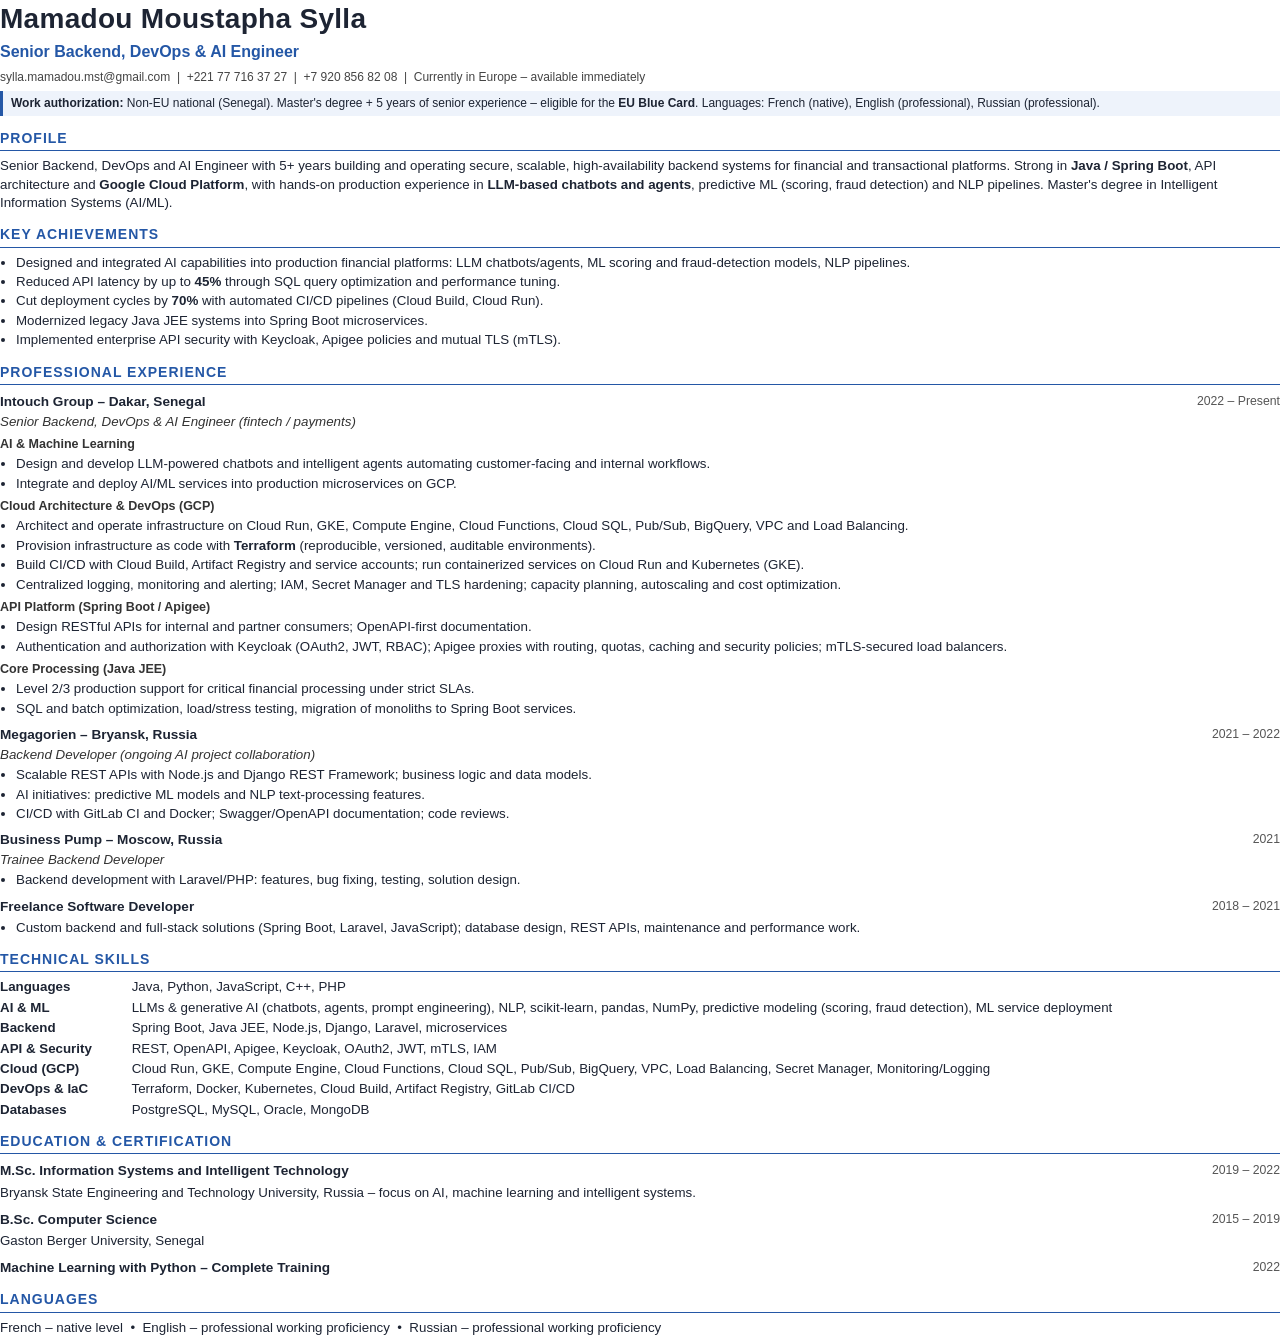
<file: candidatures-munich/cv.html>
<!doctype html>
<html lang="en">
<head>
<meta charset="utf-8">
<title>CV – Mamadou Moustapha Sylla</title>
<style>
  @page { size: A4; margin: 14mm 15mm; }
  body { font-family: "Helvetica Neue", Arial, sans-serif; color: #1d2433; font-size: 10pt; line-height: 1.38; margin: 0; }
  h1 { font-size: 21pt; margin: 0; letter-spacing: .3px; }
  .title { font-size: 12pt; color: #2457a6; font-weight: 600; margin: 2px 0 6px; }
  .contact { font-size: 9pt; color: #444; }
  .status { margin-top: 6px; font-size: 9pt; background: #eef3fb; border-left: 3px solid #2457a6; padding: 4px 8px; }
  h2 { font-size: 10.5pt; text-transform: uppercase; letter-spacing: 1px; color: #2457a6; border-bottom: 1.5px solid #2457a6; padding-bottom: 2px; margin: 13px 0 6px; }
  h3 { font-size: 10.2pt; margin: 8px 0 1px; display: flex; justify-content: space-between; }
  h3 span { font-weight: normal; color: #555; font-size: 9.2pt; }
  .role { font-style: italic; color: #333; margin-bottom: 2px; }
  .sub { font-weight: 600; font-size: 9.4pt; margin: 5px 0 1px; color: #333; }
  ul { margin: 2px 0 3px; padding-left: 16px; }
  li { margin: 1px 0; }
  .skills div { margin: 2px 0; }
  .skills b { display: inline-block; min-width: 128px; }
  p { margin: 3px 0; }
  .keep { break-inside: avoid; }
</style>
</head>
<body>
<h1>Mamadou Moustapha Sylla</h1>
<div class="title">Senior Backend, DevOps &amp; AI Engineer</div>
<div class="contact">sylla.mamadou.mst@gmail.com &nbsp;|&nbsp; +221 77 716 37 27 &nbsp;|&nbsp; +7 920 856 82 08 &nbsp;|&nbsp; Currently in Europe – available immediately</div>
<div class="status"><b>Work authorization:</b> Non-EU national (Senegal). Master's degree + 5 years of senior experience – eligible for the <b>EU Blue Card</b>. Languages: French (native), English (professional), Russian (professional).</div>

<h2>Profile</h2>
<p>Senior Backend, DevOps and AI Engineer with 5+ years building and operating secure, scalable, high-availability backend systems for financial and transactional platforms. Strong in <b>Java / Spring Boot</b>, API architecture and <b>Google Cloud Platform</b>, with hands-on production experience in <b>LLM-based chatbots and agents</b>, predictive ML (scoring, fraud detection) and NLP pipelines. Master's degree in Intelligent Information Systems (AI/ML).</p>

<h2>Key Achievements</h2>
<ul>
  <li>Designed and integrated AI capabilities into production financial platforms: LLM chatbots/agents, ML scoring and fraud-detection models, NLP pipelines.</li>
  <li>Reduced API latency by up to <b>45%</b> through SQL query optimization and performance tuning.</li>
  <li>Cut deployment cycles by <b>70%</b> with automated CI/CD pipelines (Cloud Build, Cloud Run).</li>
  <li>Modernized legacy Java JEE systems into Spring Boot microservices.</li>
  <li>Implemented enterprise API security with Keycloak, Apigee policies and mutual TLS (mTLS).</li>
</ul>

<h2>Professional Experience</h2>
<div class="keep">
<h3>Intouch Group – Dakar, Senegal <span>2022 – Present</span></h3>
<div class="role">Senior Backend, DevOps &amp; AI Engineer (fintech / payments)</div>
<div class="sub">AI &amp; Machine Learning</div>
<ul>
  <li>Design and develop LLM-powered chatbots and intelligent agents automating customer-facing and internal workflows.</li>
  <li>Integrate and deploy AI/ML services into production microservices on GCP.</li>
</ul>
<div class="sub">Cloud Architecture &amp; DevOps (GCP)</div>
<ul>
  <li>Architect and operate infrastructure on Cloud Run, GKE, Compute Engine, Cloud Functions, Cloud SQL, Pub/Sub, BigQuery, VPC and Load Balancing.</li>
  <li>Provision infrastructure as code with <b>Terraform</b> (reproducible, versioned, auditable environments).</li>
  <li>Build CI/CD with Cloud Build, Artifact Registry and service accounts; run containerized services on Cloud Run and Kubernetes (GKE).</li>
  <li>Centralized logging, monitoring and alerting; IAM, Secret Manager and TLS hardening; capacity planning, autoscaling and cost optimization.</li>
</ul>
<div class="sub">API Platform (Spring Boot / Apigee)</div>
<ul>
  <li>Design RESTful APIs for internal and partner consumers; OpenAPI-first documentation.</li>
  <li>Authentication and authorization with Keycloak (OAuth2, JWT, RBAC); Apigee proxies with routing, quotas, caching and security policies; mTLS-secured load balancers.</li>
</ul>
<div class="sub">Core Processing (Java JEE)</div>
<ul>
  <li>Level 2/3 production support for critical financial processing under strict SLAs.</li>
  <li>SQL and batch optimization, load/stress testing, migration of monoliths to Spring Boot services.</li>
</ul>
</div>

<div class="keep">
<h3>Megagorien – Bryansk, Russia <span>2021 – 2022</span></h3>
<div class="role">Backend Developer (ongoing AI project collaboration)</div>
<ul>
  <li>Scalable REST APIs with Node.js and Django REST Framework; business logic and data models.</li>
  <li>AI initiatives: predictive ML models and NLP text-processing features.</li>
  <li>CI/CD with GitLab CI and Docker; Swagger/OpenAPI documentation; code reviews.</li>
</ul>
</div>

<div class="keep">
<h3>Business Pump – Moscow, Russia <span>2021</span></h3>
<div class="role">Trainee Backend Developer</div>
<ul><li>Backend development with Laravel/PHP: features, bug fixing, testing, solution design.</li></ul>
</div>

<div class="keep">
<h3>Freelance Software Developer <span>2018 – 2021</span></h3>
<ul><li>Custom backend and full-stack solutions (Spring Boot, Laravel, JavaScript); database design, REST APIs, maintenance and performance work.</li></ul>
</div>

<div class="keep">
<h2>Technical Skills</h2>
<div class="skills">
  <div><b>Languages</b> Java, Python, JavaScript, C++, PHP</div>
  <div><b>AI &amp; ML</b> LLMs &amp; generative AI (chatbots, agents, prompt engineering), NLP, scikit-learn, pandas, NumPy, predictive modeling (scoring, fraud detection), ML service deployment</div>
  <div><b>Backend</b> Spring Boot, Java JEE, Node.js, Django, Laravel, microservices</div>
  <div><b>API &amp; Security</b> REST, OpenAPI, Apigee, Keycloak, OAuth2, JWT, mTLS, IAM</div>
  <div><b>Cloud (GCP)</b> Cloud Run, GKE, Compute Engine, Cloud Functions, Cloud SQL, Pub/Sub, BigQuery, VPC, Load Balancing, Secret Manager, Monitoring/Logging</div>
  <div><b>DevOps &amp; IaC</b> Terraform, Docker, Kubernetes, Cloud Build, Artifact Registry, GitLab CI/CD</div>
  <div><b>Databases</b> PostgreSQL, MySQL, Oracle, MongoDB</div>
</div>
</div>

<div class="keep">
<h2>Education &amp; Certification</h2>
<h3>M.Sc. Information Systems and Intelligent Technology <span>2019 – 2022</span></h3>
<p>Bryansk State Engineering and Technology University, Russia – focus on AI, machine learning and intelligent systems.</p>
<h3>B.Sc. Computer Science <span>2015 – 2019</span></h3>
<p>Gaston Berger University, Senegal</p>
<h3>Machine Learning with Python – Complete Training <span>2022</span></h3>
</div>

<h2>Languages</h2>
<p>French – native level &nbsp;•&nbsp; English – professional working proficiency &nbsp;•&nbsp; Russian – professional working proficiency</p>
</body>
</html>
</file>
